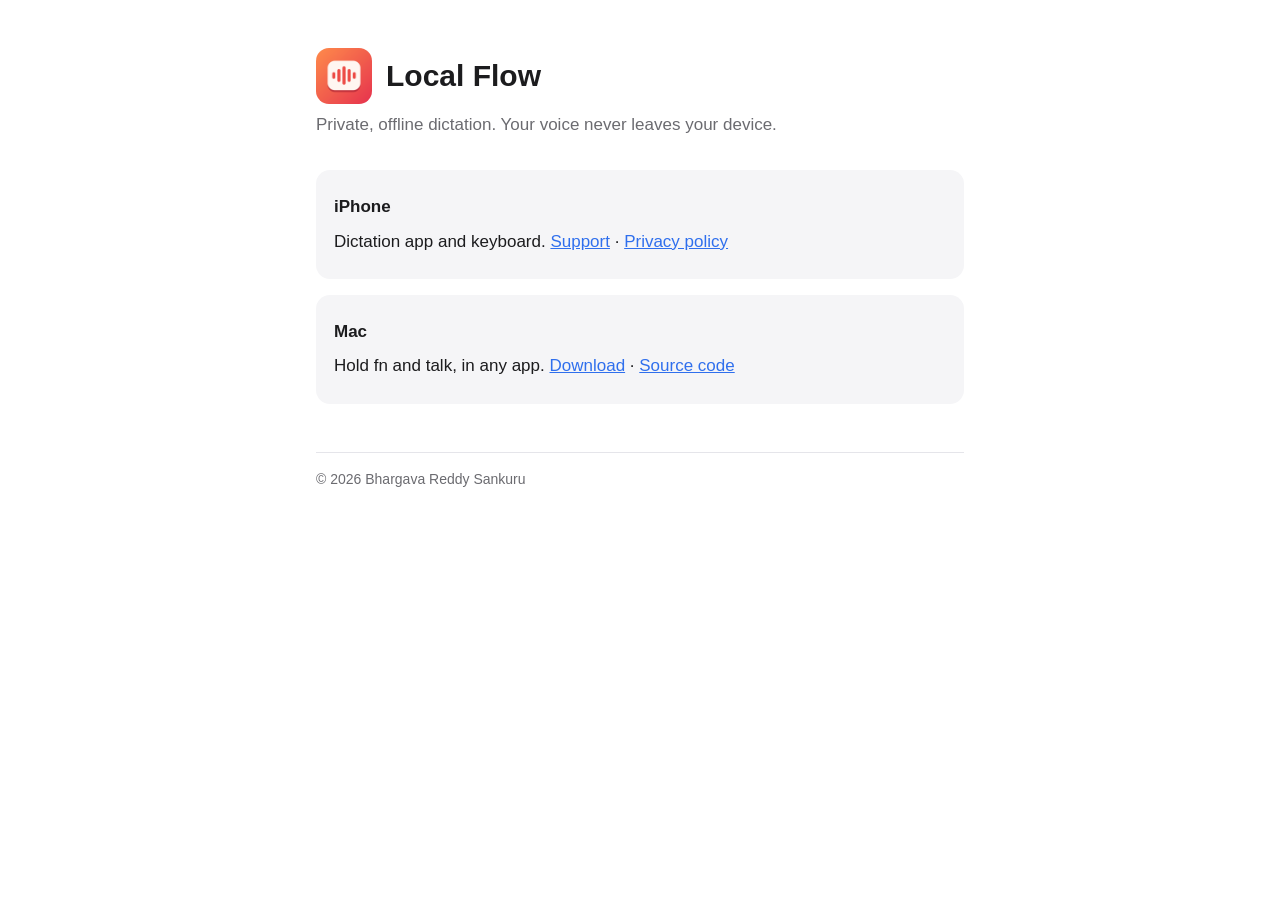
<file: index.html>
<!doctype html>
<html lang="en">
<head>
<meta charset="utf-8">
<meta name="viewport" content="width=device-width, initial-scale=1">
<title>Local Flow</title>
<meta name="description" content="Private, offline dictation for Mac and iPhone.">
<link rel="stylesheet" href="style.css">
</head>
<body>
<main>
<header>
  <img src="icon.png" alt="">
  <h1>Local Flow</h1>
</header>
<p class="tagline">Private, offline dictation. Your voice never leaves your device.</p>
<div class="card">
  <p><strong>iPhone</strong></p>
  <p>Dictation app and keyboard. <a href="ios/">Support</a> · <a href="ios/privacy.html">Privacy policy</a></p>
</div>
<div class="card">
  <p><strong>Mac</strong></p>
  <p>Hold fn and talk, in any app. <a href="https://github.com/Bhargavareddy007/LocalFlow/releases/latest">Download</a> · <a href="https://github.com/Bhargavareddy007/LocalFlow">Source code</a></p>
</div>
<footer><span>© 2026 Bhargava Reddy Sankuru</span></footer>
</main>
</body>
</html>
</file>
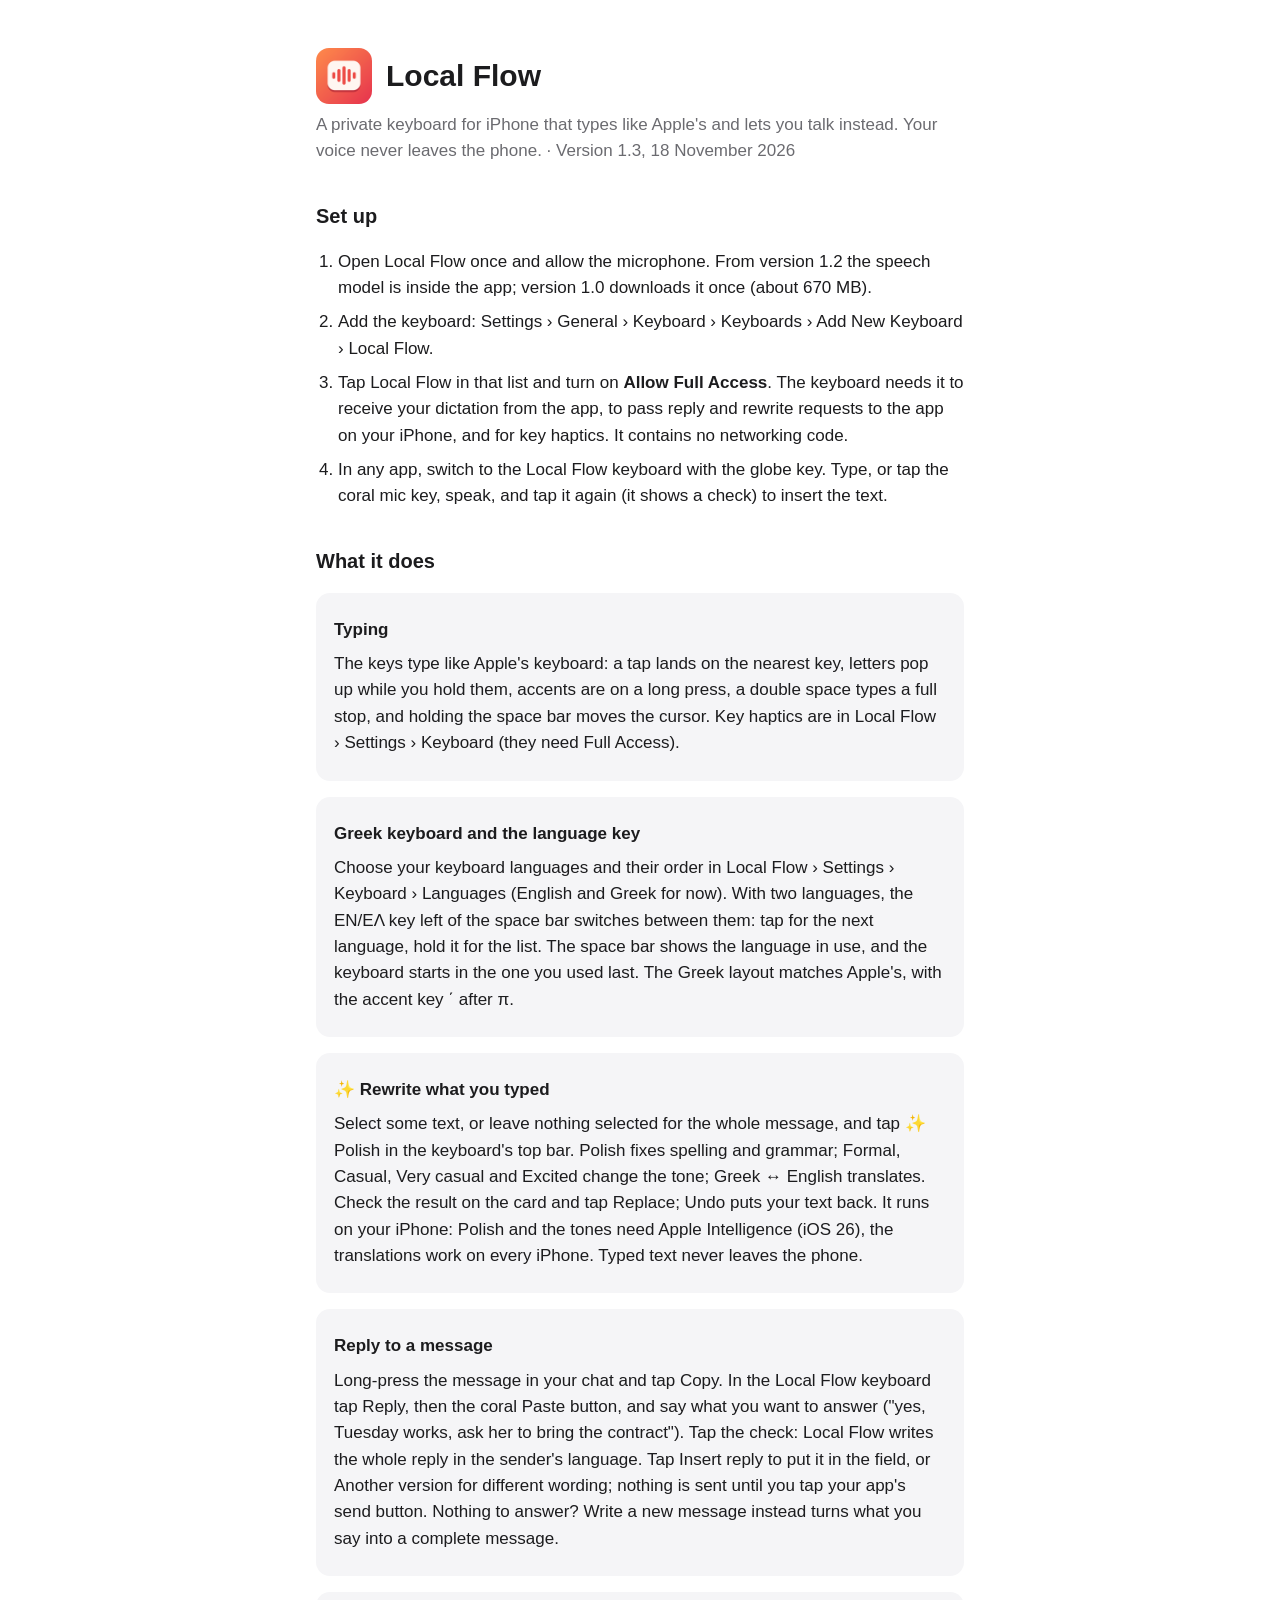
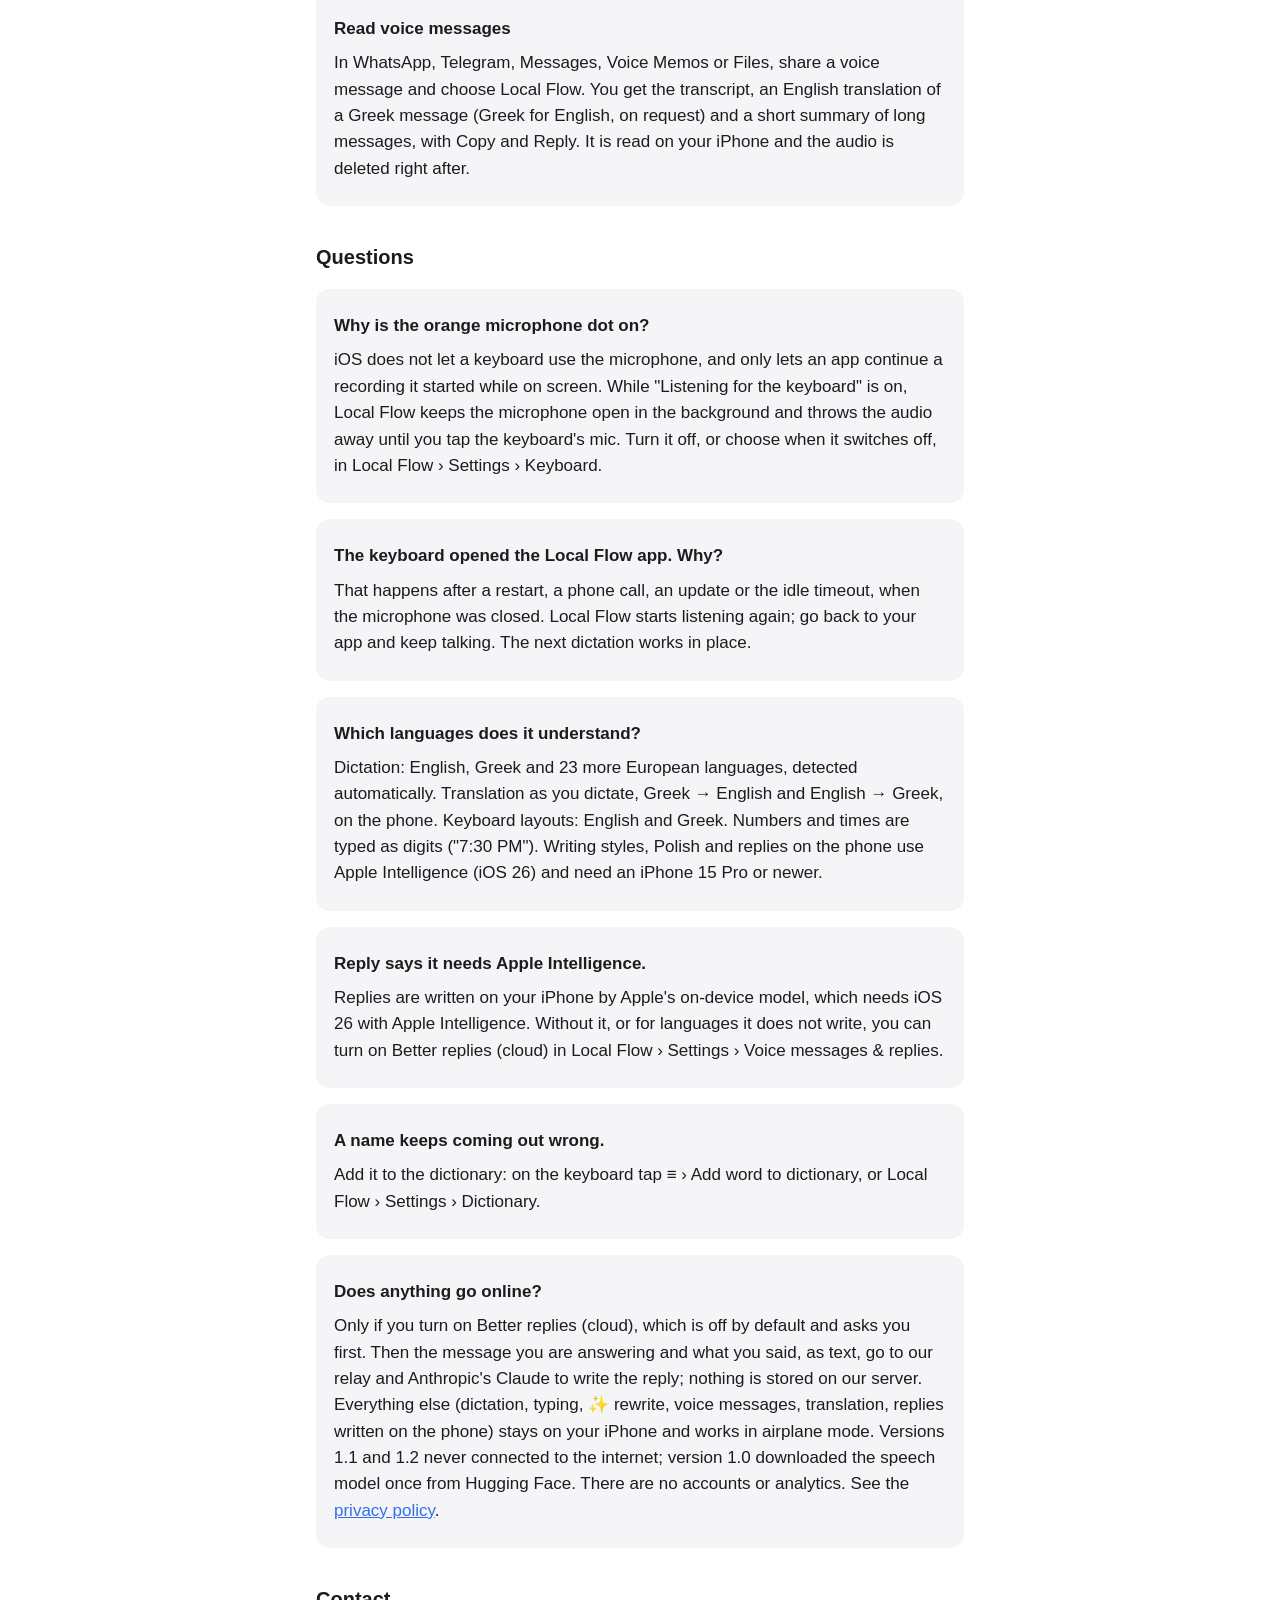
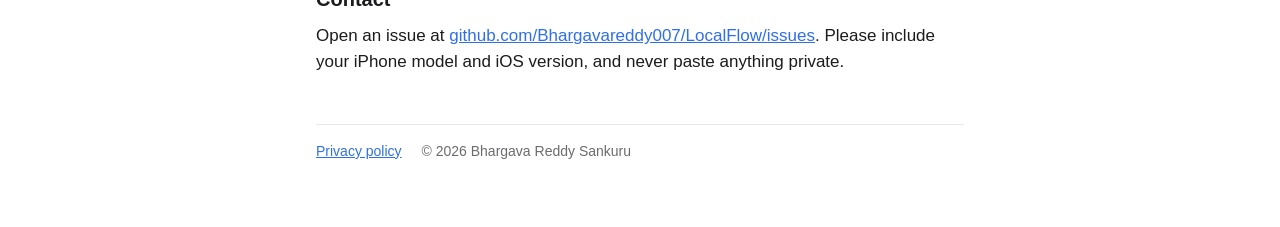
<file: ios/index.html>
<!doctype html>
<html lang="en">
<head>
<meta charset="utf-8">
<meta name="viewport" content="width=device-width, initial-scale=1">
<title>Local Flow Support</title>
<meta name="description" content="Help for Local Flow: a private keyboard for iPhone with dictation, rewriting, replies and voice messages on the phone.">
<link rel="stylesheet" href="style.css">
</head>
<body>
<main>
<header>
  <img src="icon.png" alt="">
  <h1>Local Flow</h1>
</header>
<p class="tagline">A private keyboard for iPhone that types like Apple's and lets you talk instead. Your voice never leaves the phone. · Version 1.3, 18 November 2026</p>

<h2>Set up</h2>
<ol>
  <li>Open Local Flow once and allow the microphone. From version 1.2 the speech model is inside the app; version 1.0 downloads it once (about 670 MB).</li>
  <li>Add the keyboard: Settings › General › Keyboard › Keyboards › Add New Keyboard › Local Flow.</li>
  <li>Tap Local Flow in that list and turn on <strong>Allow Full Access</strong>. The keyboard needs it to receive your dictation from the app, to pass reply and rewrite requests to the app on your iPhone, and for key haptics. It contains no networking code.</li>
  <li>In any app, switch to the Local Flow keyboard with the globe key. Type, or tap the coral mic key, speak, and tap it again (it shows a check) to insert the text.</li>
</ol>

<h2>What it does</h2>
<div class="card">
  <p><strong>Typing</strong></p>
  <p>The keys type like Apple's keyboard: a tap lands on the nearest key, letters pop up while you hold them, accents are on a long press, a double space types a full stop, and holding the space bar moves the cursor. Key haptics are in Local Flow › Settings › Keyboard (they need Full Access).</p>
</div>
<div class="card">
  <p><strong>Greek keyboard and the language key</strong></p>
  <p>Choose your keyboard languages and their order in Local Flow › Settings › Keyboard › Languages (English and Greek for now). With two languages, the EN/ΕΛ key left of the space bar switches between them: tap for the next language, hold it for the list. The space bar shows the language in use, and the keyboard starts in the one you used last. The Greek layout matches Apple's, with the accent key ΄ after π.</p>
</div>
<div class="card">
  <p><strong>✨ Rewrite what you typed</strong></p>
  <p>Select some text, or leave nothing selected for the whole message, and tap ✨ Polish in the keyboard's top bar. Polish fixes spelling and grammar; Formal, Casual, Very casual and Excited change the tone; Greek ↔ English translates. Check the result on the card and tap Replace; Undo puts your text back. It runs on your iPhone: Polish and the tones need Apple Intelligence (iOS 26), the translations work on every iPhone. Typed text never leaves the phone.</p>
</div>
<div class="card">
  <p><strong>Reply to a message</strong></p>
  <p>Long-press the message in your chat and tap Copy. In the Local Flow keyboard tap Reply, then the coral Paste button, and say what you want to answer ("yes, Tuesday works, ask her to bring the contract"). Tap the check: Local Flow writes the whole reply in the sender's language. Tap Insert reply to put it in the field, or Another version for different wording; nothing is sent until you tap your app's send button. Nothing to answer? Write a new message instead turns what you say into a complete message.</p>
</div>
<div class="card">
  <p><strong>Read voice messages</strong></p>
  <p>In WhatsApp, Telegram, Messages, Voice Memos or Files, share a voice message and choose Local Flow. You get the transcript, an English translation of a Greek message (Greek for English, on request) and a short summary of long messages, with Copy and Reply. It is read on your iPhone and the audio is deleted right after.</p>
</div>

<h2>Questions</h2>
<div class="card">
  <p><strong>Why is the orange microphone dot on?</strong></p>
  <p>iOS does not let a keyboard use the microphone, and only lets an app continue a recording it started while on screen. While "Listening for the keyboard" is on, Local Flow keeps the microphone open in the background and throws the audio away until you tap the keyboard's mic. Turn it off, or choose when it switches off, in Local Flow › Settings › Keyboard.</p>
</div>
<div class="card">
  <p><strong>The keyboard opened the Local Flow app. Why?</strong></p>
  <p>That happens after a restart, a phone call, an update or the idle timeout, when the microphone was closed. Local Flow starts listening again; go back to your app and keep talking. The next dictation works in place.</p>
</div>
<div class="card">
  <p><strong>Which languages does it understand?</strong></p>
  <p>Dictation: English, Greek and 23 more European languages, detected automatically. Translation as you dictate, Greek → English and English → Greek, on the phone. Keyboard layouts: English and Greek. Numbers and times are typed as digits ("7:30 PM"). Writing styles, Polish and replies on the phone use Apple Intelligence (iOS 26) and need an iPhone 15 Pro or newer.</p>
</div>
<div class="card">
  <p><strong>Reply says it needs Apple Intelligence.</strong></p>
  <p>Replies are written on your iPhone by Apple's on-device model, which needs iOS 26 with Apple Intelligence. Without it, or for languages it does not write, you can turn on Better replies (cloud) in Local Flow › Settings › Voice messages &amp; replies.</p>
</div>
<div class="card">
  <p><strong>A name keeps coming out wrong.</strong></p>
  <p>Add it to the dictionary: on the keyboard tap ≡ › Add word to dictionary, or Local Flow › Settings › Dictionary.</p>
</div>
<div class="card">
  <p><strong>Does anything go online?</strong></p>
  <p>Only if you turn on Better replies (cloud), which is off by default and asks you first. Then the message you are answering and what you said, as text, go to our relay and Anthropic's Claude to write the reply; nothing is stored on our server. Everything else (dictation, typing, ✨ rewrite, voice messages, translation, replies written on the phone) stays on your iPhone and works in airplane mode. Versions 1.1 and 1.2 never connected to the internet; version 1.0 downloaded the speech model once from Hugging Face. There are no accounts or analytics. See the <a href="privacy.html">privacy policy</a>.</p>
</div>

<h2>Contact</h2>
<p>Open an issue at <a href="https://github.com/Bhargavareddy007/LocalFlow/issues">github.com/Bhargavareddy007/LocalFlow/issues</a>. Please include your iPhone model and iOS version, and never paste anything private.</p>

<footer>
  <a href="privacy.html">Privacy policy</a>
  <span>© 2026 Bhargava Reddy Sankuru</span>
</footer>
</main>
</body>
</html>
</file>
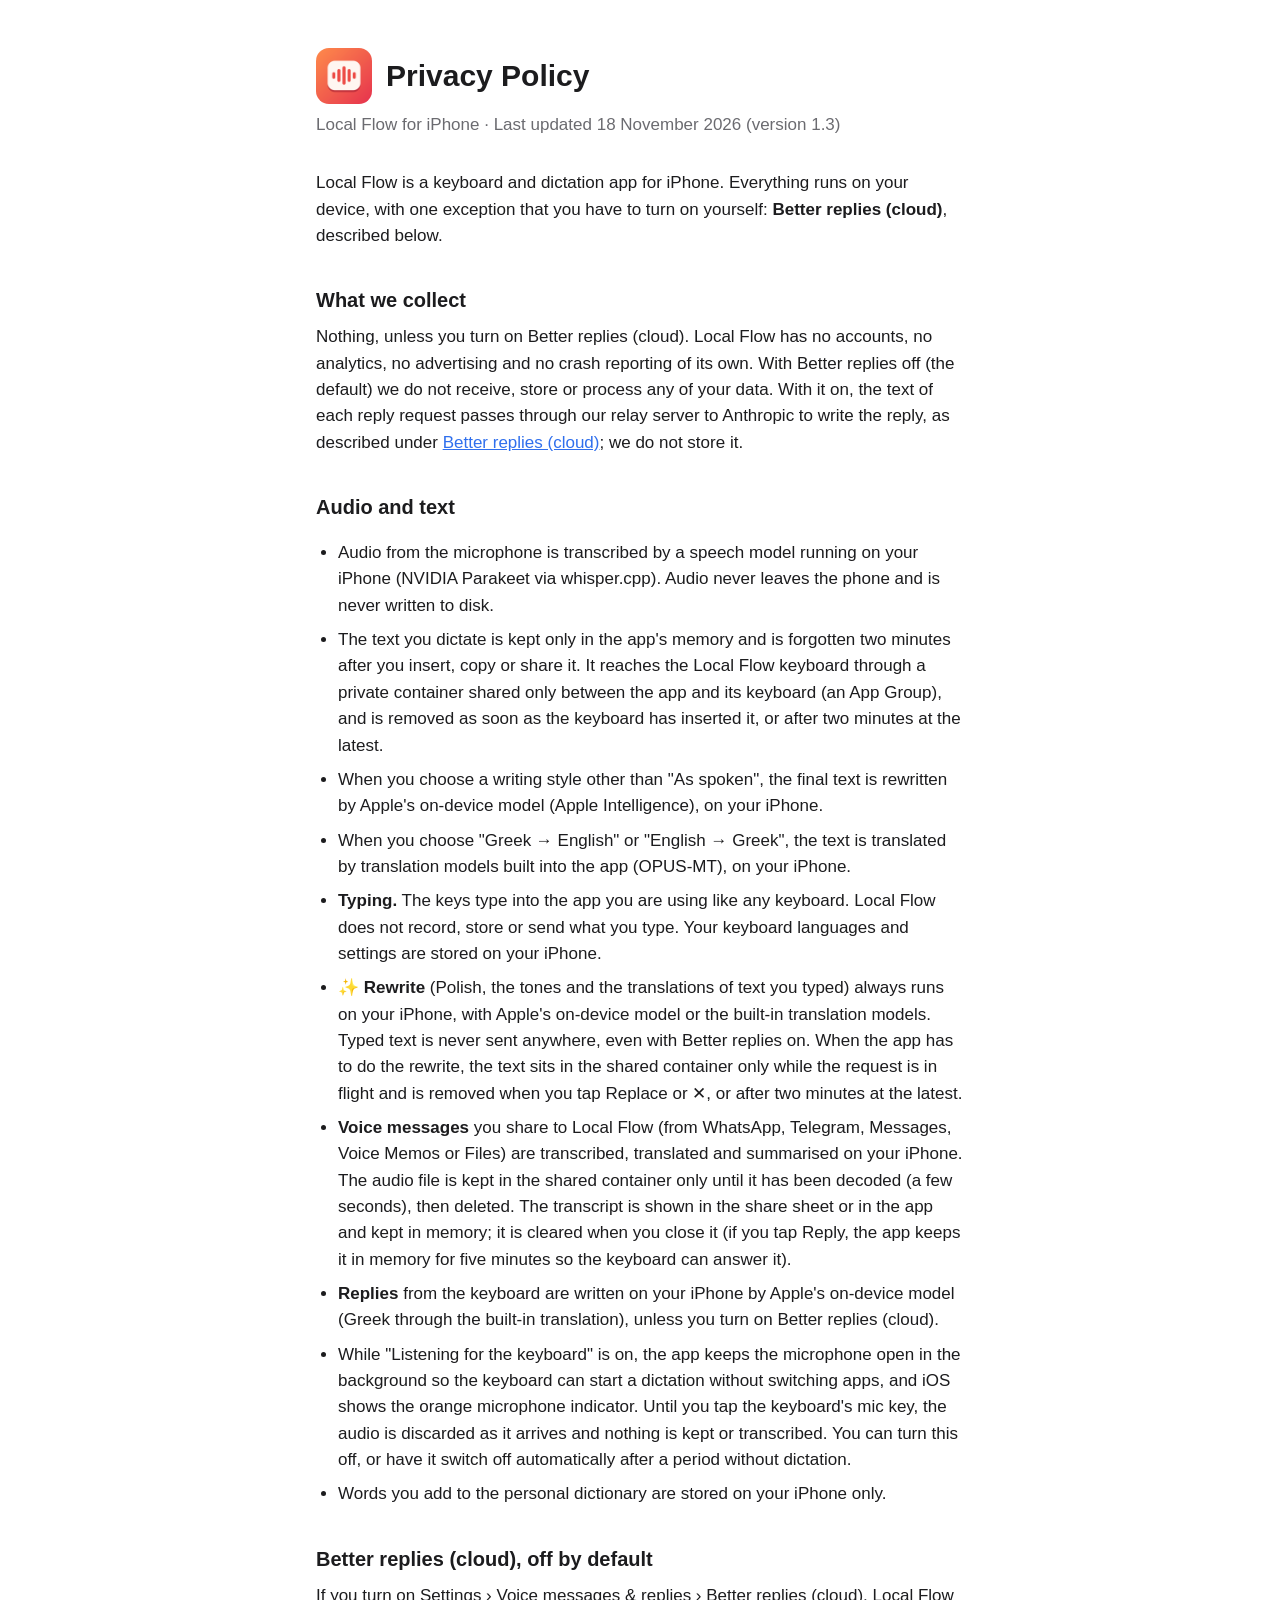
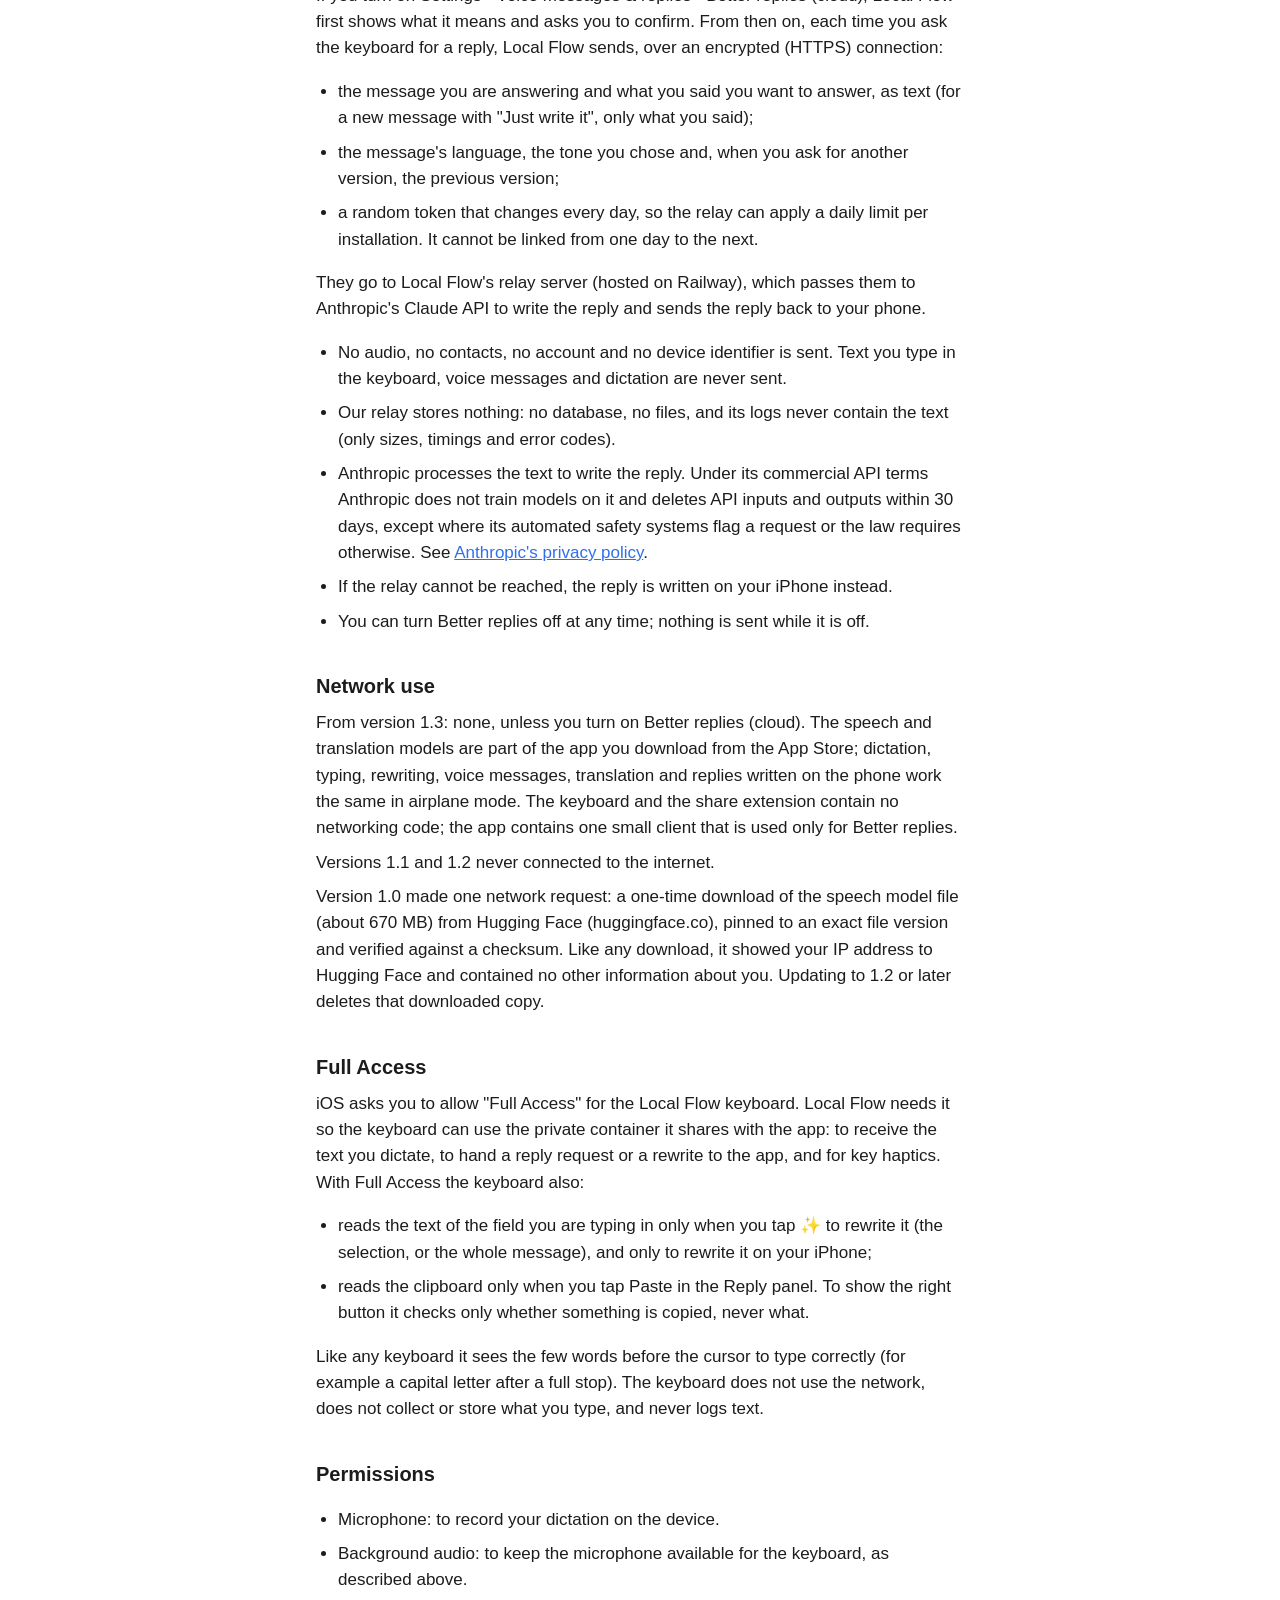
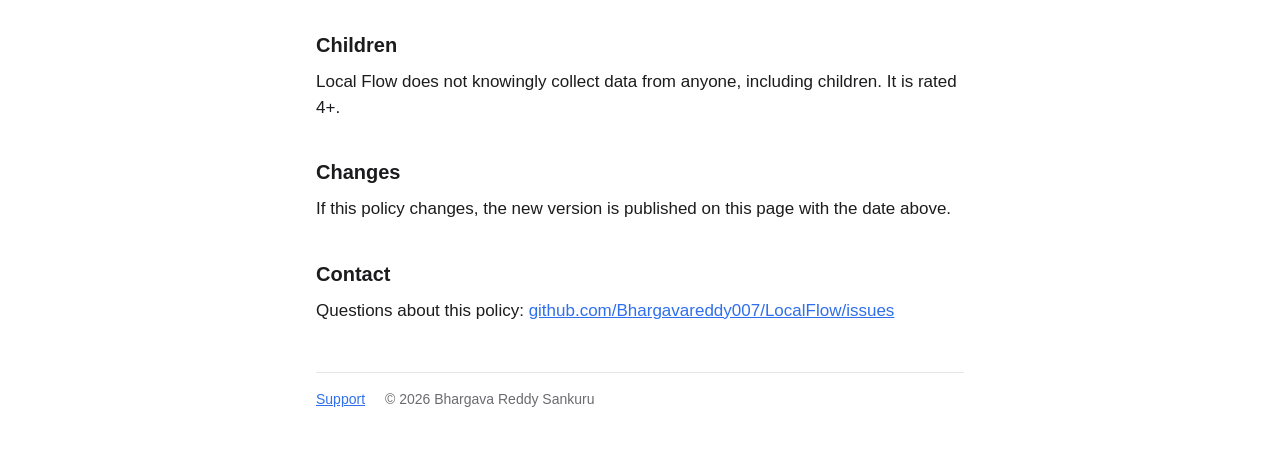
<file: ios/privacy.html>
<!doctype html>
<html lang="en">
<head>
<meta charset="utf-8">
<meta name="viewport" content="width=device-width, initial-scale=1">
<title>Local Flow Privacy Policy</title>
<meta name="description" content="Local Flow works on your iPhone. Audio never leaves the phone; the optional Better replies sends reply text to the cloud only if you turn it on.">
<link rel="stylesheet" href="style.css">
</head>
<body>
<main>
<header>
  <img src="icon.png" alt="">
  <h1>Privacy Policy</h1>
</header>
<p class="tagline">Local Flow for iPhone · Last updated 18 November 2026 (version 1.3)</p>

<p>Local Flow is a keyboard and dictation app for iPhone. Everything runs on your device, with one exception that you have to turn on yourself: <strong>Better replies (cloud)</strong>, described below.</p>

<h2>What we collect</h2>
<p>Nothing, unless you turn on Better replies (cloud). Local Flow has no accounts, no analytics, no advertising and no crash reporting of its own. With Better replies off (the default) we do not receive, store or process any of your data. With it on, the text of each reply request passes through our relay server to Anthropic to write the reply, as described under <a href="#cloud">Better replies (cloud)</a>; we do not store it.</p>

<h2>Audio and text</h2>
<ul>
  <li>Audio from the microphone is transcribed by a speech model running on your iPhone (NVIDIA Parakeet via whisper.cpp). Audio never leaves the phone and is never written to disk.</li>
  <li>The text you dictate is kept only in the app's memory and is forgotten two minutes after you insert, copy or share it. It reaches the Local Flow keyboard through a private container shared only between the app and its keyboard (an App Group), and is removed as soon as the keyboard has inserted it, or after two minutes at the latest.</li>
  <li>When you choose a writing style other than "As spoken", the final text is rewritten by Apple's on-device model (Apple Intelligence), on your iPhone.</li>
  <li>When you choose "Greek → English" or "English → Greek", the text is translated by translation models built into the app (OPUS-MT), on your iPhone.</li>
  <li><strong>Typing.</strong> The keys type into the app you are using like any keyboard. Local Flow does not record, store or send what you type. Your keyboard languages and settings are stored on your iPhone.</li>
  <li><strong>✨ Rewrite</strong> (Polish, the tones and the translations of text you typed) always runs on your iPhone, with Apple's on-device model or the built-in translation models. Typed text is never sent anywhere, even with Better replies on. When the app has to do the rewrite, the text sits in the shared container only while the request is in flight and is removed when you tap Replace or ✕, or after two minutes at the latest.</li>
  <li><strong>Voice messages</strong> you share to Local Flow (from WhatsApp, Telegram, Messages, Voice Memos or Files) are transcribed, translated and summarised on your iPhone. The audio file is kept in the shared container only until it has been decoded (a few seconds), then deleted. The transcript is shown in the share sheet or in the app and kept in memory; it is cleared when you close it (if you tap Reply, the app keeps it in memory for five minutes so the keyboard can answer it).</li>
  <li><strong>Replies</strong> from the keyboard are written on your iPhone by Apple's on-device model (Greek through the built-in translation), unless you turn on Better replies (cloud).</li>
  <li>While "Listening for the keyboard" is on, the app keeps the microphone open in the background so the keyboard can start a dictation without switching apps, and iOS shows the orange microphone indicator. Until you tap the keyboard's mic key, the audio is discarded as it arrives and nothing is kept or transcribed. You can turn this off, or have it switch off automatically after a period without dictation.</li>
  <li>Words you add to the personal dictionary are stored on your iPhone only.</li>
</ul>

<h2 id="cloud">Better replies (cloud), off by default</h2>
<p>If you turn on Settings › Voice messages &amp; replies › Better replies (cloud), Local Flow first shows what it means and asks you to confirm. From then on, each time you ask the keyboard for a reply, Local Flow sends, over an encrypted (HTTPS) connection:</p>
<ul>
  <li>the message you are answering and what you said you want to answer, as text (for a new message with "Just write it", only what you said);</li>
  <li>the message's language, the tone you chose and, when you ask for another version, the previous version;</li>
  <li>a random token that changes every day, so the relay can apply a daily limit per installation. It cannot be linked from one day to the next.</li>
</ul>
<p>They go to Local Flow's relay server (hosted on Railway), which passes them to Anthropic's Claude API to write the reply and sends the reply back to your phone.</p>
<ul>
  <li>No audio, no contacts, no account and no device identifier is sent. Text you type in the keyboard, voice messages and dictation are never sent.</li>
  <li>Our relay stores nothing: no database, no files, and its logs never contain the text (only sizes, timings and error codes).</li>
  <li>Anthropic processes the text to write the reply. Under its commercial API terms Anthropic does not train models on it and deletes API inputs and outputs within 30 days, except where its automated safety systems flag a request or the law requires otherwise. See <a href="https://www.anthropic.com/legal/privacy">Anthropic's privacy policy</a>.</li>
  <li>If the relay cannot be reached, the reply is written on your iPhone instead.</li>
  <li>You can turn Better replies off at any time; nothing is sent while it is off.</li>
</ul>

<h2>Network use</h2>
<p>From version 1.3: none, unless you turn on Better replies (cloud). The speech and translation models are part of the app you download from the App Store; dictation, typing, rewriting, voice messages, translation and replies written on the phone work the same in airplane mode. The keyboard and the share extension contain no networking code; the app contains one small client that is used only for Better replies.</p>
<p>Versions 1.1 and 1.2 never connected to the internet.</p>
<p>Version 1.0 made one network request: a one-time download of the speech model file (about 670 MB) from Hugging Face (huggingface.co), pinned to an exact file version and verified against a checksum. Like any download, it showed your IP address to Hugging Face and contained no other information about you. Updating to 1.2 or later deletes that downloaded copy.</p>

<h2>Full Access</h2>
<p>iOS asks you to allow "Full Access" for the Local Flow keyboard. Local Flow needs it so the keyboard can use the private container it shares with the app: to receive the text you dictate, to hand a reply request or a rewrite to the app, and for key haptics. With Full Access the keyboard also:</p>
<ul>
  <li>reads the text of the field you are typing in only when you tap ✨ to rewrite it (the selection, or the whole message), and only to rewrite it on your iPhone;</li>
  <li>reads the clipboard only when you tap Paste in the Reply panel. To show the right button it checks only whether something is copied, never what.</li>
</ul>
<p>Like any keyboard it sees the few words before the cursor to type correctly (for example a capital letter after a full stop). The keyboard does not use the network, does not collect or store what you type, and never logs text.</p>

<h2>Permissions</h2>
<ul>
  <li>Microphone: to record your dictation on the device.</li>
  <li>Background audio: to keep the microphone available for the keyboard, as described above.</li>
</ul>

<h2>Children</h2>
<p>Local Flow does not knowingly collect data from anyone, including children. It is rated 4+.</p>

<h2>Changes</h2>
<p>If this policy changes, the new version is published on this page with the date above.</p>

<h2>Contact</h2>
<p>Questions about this policy: <a href="https://github.com/Bhargavareddy007/LocalFlow/issues">github.com/Bhargavareddy007/LocalFlow/issues</a></p>

<footer>
  <a href="index.html">Support</a>
  <span>© 2026 Bhargava Reddy Sankuru</span>
</footer>
</main>
</body>
</html>
</file>
<file: style.css>
:root {
  --bg: #ffffff;
  --text: #1c1c1e;
  --muted: #6b6b70;
  --line: #e5e5ea;
  --accent: #2f6fed;
  --card: #f5f5f7;
}
@media (prefers-color-scheme: dark) {
  :root {
    --bg: #000000;
    --text: #f2f2f7;
    --muted: #9a9aa0;
    --line: #2c2c2e;
    --accent: #5b8cff;
    --card: #1c1c1e;
  }
}
* { box-sizing: border-box; }
body {
  margin: 0;
  background: var(--bg);
  color: var(--text);
  font: 17px/1.55 -apple-system, BlinkMacSystemFont, "Segoe UI", Roboto, sans-serif;
}
main { max-width: 680px; margin: 0 auto; padding: 48px 16px 64px; }
header { display: flex; align-items: center; gap: 14px; margin-bottom: 8px; }
header img { width: 56px; height: 56px; border-radius: 13px; }
h1 { font-size: 30px; margin: 0; }
.tagline { color: var(--muted); margin: 4px 0 32px; }
h2 { font-size: 20px; margin: 36px 0 8px; }
p, li { margin: 8px 0; }
ul, ol { padding-left: 22px; }
a { color: var(--accent); }
.card { background: var(--card); border-radius: 14px; padding: 16px 18px; margin: 16px 0; }
footer { margin-top: 48px; padding-top: 16px; border-top: 1px solid var(--line); color: var(--muted); font-size: 14px; }
footer a { margin-right: 16px; }
</file>
<file: ios/style.css>
:root {
  --bg: #ffffff;
  --text: #1c1c1e;
  --muted: #6b6b70;
  --line: #e5e5ea;
  --accent: #2f6fed;
  --card: #f5f5f7;
}
@media (prefers-color-scheme: dark) {
  :root {
    --bg: #000000;
    --text: #f2f2f7;
    --muted: #9a9aa0;
    --line: #2c2c2e;
    --accent: #5b8cff;
    --card: #1c1c1e;
  }
}
* { box-sizing: border-box; }
body {
  margin: 0;
  background: var(--bg);
  color: var(--text);
  font: 17px/1.55 -apple-system, BlinkMacSystemFont, "Segoe UI", Roboto, sans-serif;
}
main { max-width: 680px; margin: 0 auto; padding: 48px 16px 64px; }
header { display: flex; align-items: center; gap: 14px; margin-bottom: 8px; }
header img { width: 56px; height: 56px; border-radius: 13px; }
h1 { font-size: 30px; margin: 0; }
.tagline { color: var(--muted); margin: 4px 0 32px; }
h2 { font-size: 20px; margin: 36px 0 8px; }
p, li { margin: 8px 0; }
ul, ol { padding-left: 22px; }
a { color: var(--accent); }
.card { background: var(--card); border-radius: 14px; padding: 16px 18px; margin: 16px 0; }
footer { margin-top: 48px; padding-top: 16px; border-top: 1px solid var(--line); color: var(--muted); font-size: 14px; }
footer a { margin-right: 16px; }
</file>
